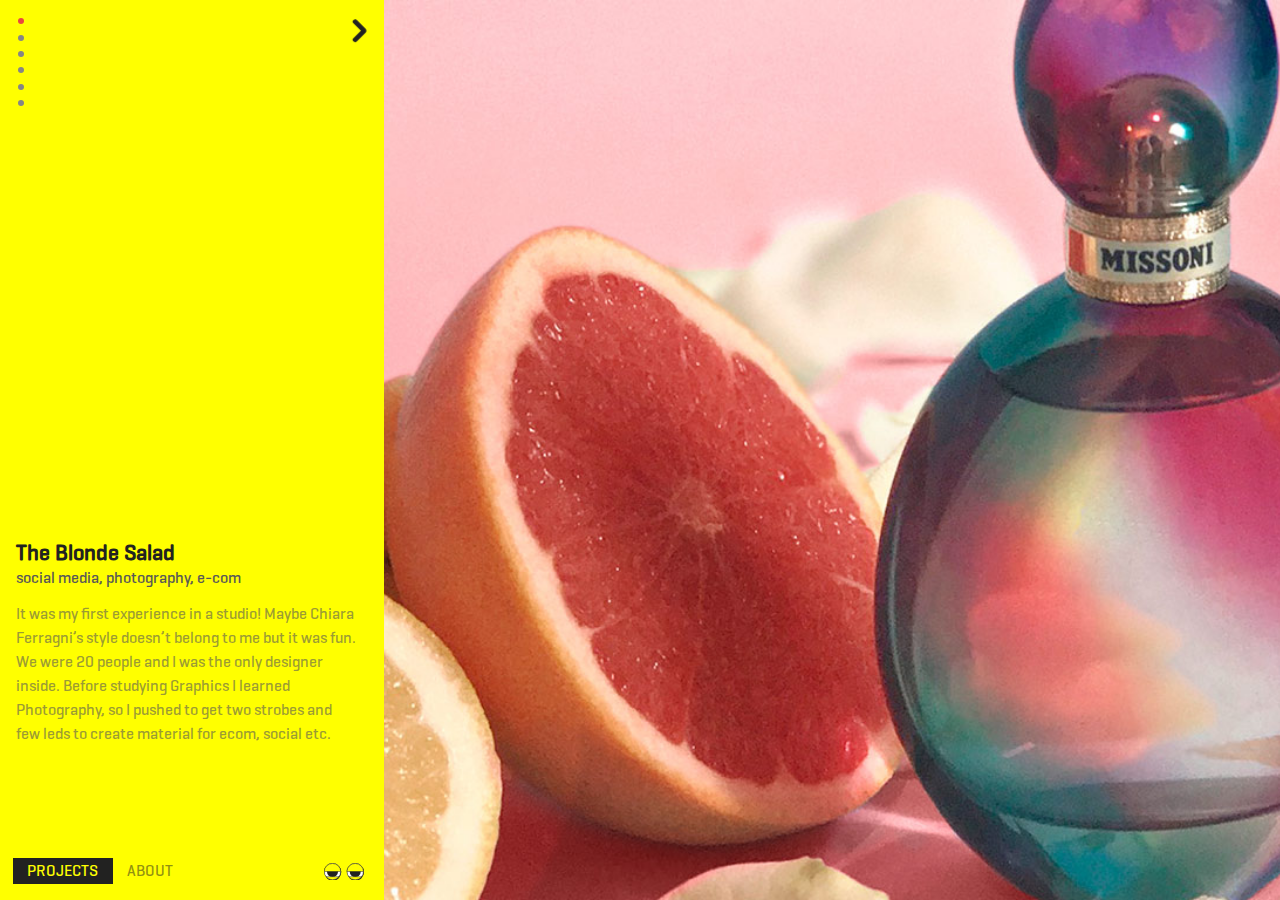
<file: index.html>
<!DOCTYPE html>
<html>
<head>
<title>Denigri - Designer</title>
<link rel="stylesheet" href="css/normalize.css">
<link rel="stylesheet" href="css/style.css">
<link rel="icon" type="image/png" href="favicon-2.png">
<meta name="viewport" content="width=device-width, initial-scale=1, viewport-fit=cover">
<meta charset="UTF-8">
</head>
<body>
  <div class="container">
    <svg id="Layer_1" data-name="Layer 1" xmlns="http://www.w3.org/2000/svg"
    viewBox="0 0 85.15 37.52">
      <path id="ombra" d="M68.21,2A17.93,17.93,0,1,0,86.14,19.91,17.95,17.95,0,0,0,68.21,2Z" transform="translate(-0.99 -0.33)" style="fill:#222221"/>
      <circle id="iride" cx="66.47" cy="18.08" r="17.55" style="fill:#fefefe;stroke:#222221;stroke-miterlimit:10;stroke-width:1.0519236510025882px"/>
      <circle id="pupilla" cx="66.47" cy="18.08" r="11.75" style="fill:#222221"/>
      <path id="palpdown" d="M53.82,29.57a17.54,17.54,0,0,0,27.28,0Z" transform="translate(-0.99 -0.33)" style="fill:#ff0;stroke:#222221;stroke-miterlimit:10;stroke-width:1.0519236510025882px"/>
      <path id="palp" d="M85,18.5a17.56,17.56,0,0,0-35.11,0Z" transform="translate(-0.99 -0.33)" style="fill:#ff0;stroke:#222221;stroke-miterlimit:10;stroke-width:1.0519236510025882px"/>
      <path id="ombra-2" data-name="ombra" d="M19.82,2A17.93,17.93,0,1,0,37.75,19.91,17.95,17.95,0,0,0,19.82,2Z" transform="translate(-0.99 -0.33)" style="fill:#222221"/>
      <circle id="iride-2" data-name="iride" cx="18.08" cy="18.08" r="17.55" style="fill:#fefefe;stroke:#222221;stroke-miterlimit:10;stroke-width:1.0519236510025882px"/>
      <circle id="pupilla2" data-name="pupilla" cx="18.08" cy="18.08" r="11.75" style="fill:#222221"/>
      <path id="palpdown-2" data-name="palpdown" d="M5.43,29.57a17.54,17.54,0,0,0,27.28,0Z" transform="translate(-0.99 -0.33)" style="fill:#ff0;stroke:#222221;stroke-miterlimit:10;stroke-width:1.0519236510025882px"/>
      <path id="palp-2" data-name="palp" d="M36.62,18.5a17.56,17.56,0,0,0-35.11,0Z" transform="translate(-0.99 -0.33)" style="fill:#ff0;stroke:#222221;stroke-miterlimit:10;stroke-width:1.0519236510025882px"/>
    </svg>
    <div class="gallery-preview">
      <div id="about-fixed" class="about">
        <h1>Bio</h1>
        <p>I like abstractions, I write to understand. Sometimes I code. My main interests are into Branding, motion, Technology, critical thinking, photography, Arts.</p>
        <h1>Experience</h1>
        <div class="exp">
            <span>Nov 2018 - Nov 2019</span>
            <ul class="work">
                <li>Art Director</li>
                <li>Omnicom Pr Group</li>
            </ul>
        </div>
        <div class="exp">
            <span>Jan 2017 - Jun 2017</span>
            <ul class="work">
                <li>Visual Designer</li>
                <li>The Blonde Salad</li>
            </ul>
        </div>
        <div class="exp">
            <span>Oct 2016</span>
            <ul class="work">
                <li>Volunteer</li>
                <li>TEDXMilano</li>
            </ul>
        </div>
      <div class="dropdown-menu">
        <ul class="submenu">
          <li><a class="social" id="linkedin" href="https://www.linkedin.com/in/andrea-denigri-752b25125/?originalSubdomain=it"><img alt="linkedin" src="img/social-l.png"></a></li>
          <li><a class="social" id="instagram" href="https://www.instagram.com/franco_furto/"><img alt="instagram" src="img/social-ig.png"></a></li>
        </ul>
      </div>
    </div>
      <div class="slide" id="slide1">
        <img class="mobile" src="img/blonde-salad-1.jpg">
        <img class="tablet" src="img/blonde-salad-t.jpg">
        <img class="desktop" src="img/blonde-salad-d-1.jpg">
        <div class="slide-inside">
          <img src="img/blonde/blonde-salad-sunglasses.png" alt="sunglasses">
          <img src="img/blonde/sale.jpg" alt="sale">
          <img src="img/blonde/shoot.jpg" alt="shoot">
          <video controls loop muted>
          <source type="video/mp4" src="img/blonde/senso-shoes.mp4">
            </video>
          <img src="img/blonde/rpcave.png" alt="email-invite">
          <img src="img/blonde/lastCall.png" alt="Sale last call banner">
          <img src="img/blonde/superga.jpg" alt="Superga shoes packaging">
          <img src="img/blonde/supergaUp.jpg" alt="Superga shoes packaging">
          <img src="img/blonde/blonde-missoni.jpg" alt="Missoni for The Blonde Salad">
          <img src="img/blonde-salad-d.jpg" alt="Shooting editorial The Blonde Salad">
        </div>
      </div>
      <div class="slide" id="slide2">
        <img class="mobile" src="img/rationale.jpg">
        <img class="tablet" src="img/rationale-t.jpg">
        <img class="desktop" src="img/rationale-d.jpg">
        <div class="slide-inside">
        <img src="img/rationale/rationale-n.png" alt="Rationale pack">
        <img src="img/rationale/rationale-pack-n.png" alt="Rationale pack">
        <img src="img/rationale/rationale-card2-n.png" alt="Rationale card ">
        <img src="img/rationale/rationale-bag-n.png" alt="Rationale bags">
        <img src="img/rationale/rationale-menu-n.png" alt="Rationale menu">
        <img src="img/rationale/rationale-coaster-n.png" alt="Rationale coaster">
        </div>
      </div>
      <div class="slide" id="slide3">
        <img class="mobile" src="img/fitbit.jpg">
        <img class="tablet" src="img/fitbit-t.jpg">
        <img class="desktop" src="img/fitbit-d.jpg">
        <div class="slide-inside">
          <video controls loop muted>
            <source type="video/mp4" src="img/fitbit/loveIsLoveB.mp4">
          </video>
          <video controls loop muted>
            <source type="video/mp4" src="img/fitbit/loveIsLoveG.mp4">
          </video>
          <video controls loop muted>
            <source type="video/mp4" src="img/fitbit/loveIsLoveL.mp4">
          </video>
        </div>
      </div>
      <div class="slide" id="slide4">
        <img class="mobile" src="img/roche.jpg">
        <img class="tablet" src="img/roche-t.jpg">
        <img class="desktop" src="img/roche-d.jpg">
        <div class="slide-inside">
          <img src="img/blonde/blonde-salad-sunglasses.png" alt="sunglasses">
          <img src="img/blonde/sale.jpg" alt="sale">
          <img src="img/blonde/shoot.jpg" alt="shoot">
        </div>
      </div>
      <div class="slide" id="slide5">
        <img class="mobile" src="img/sidequest.jpg">
        <img class="tablet" src="img/sidequest-t.jpg">
        <img class="desktop" src="img/sidequest-d.jpg">
        <div class="slide-inside">
          <img src="img/sidequest/sidequest-hylia-asset-n.png" alt="Asset Hylia by Sidequest">
          <img src="img/sidequest/HyliaStories.jpg" alt="Hylia by Sandrod Stories">
          <img alt="Hylia by Sidequest Album" src="img/sidequest/hyliaAlbum.jpg">
          <img src="img/sidequest/sidequestSandrodAsset.png" alt="Asset Sandrod by Sidequest">
          <img alt="Sandrod by Sidequest Stories" src="img/sidequest/sandrodStories.jpg">
          <img alt="Sandrod by Sidequest Album" src="img/sidequest/sandrodAlbum.jpg">
        </div>
      </div>
      <div class="slide" id="slide6">
        <img class="mobile" src="img/photo.jpg">
        <img class="tablet" src="img/photography-t.jpg">
        <img class="desktop" src="img/photo-d.jpg">
        <div class="slide-inside">
          <img src="img/photo/karlsruhe.jpg" alt="Karlsruhe">
          <img src="img/photo/prada.jpg" alt="sale">
          <img src="img/photo/karlsruhe2.jpg" alt="shoot">
          <img src="img/photo/riff.jpg" alt="shoot">
          <img src="img/photo/stazioneCentrale.jpg" alt="Stazione Centrale Milano">
          <img src="img/photo/hangar-bicocca.jpg" alt="Hangar Bicocca Milano">
          <img alt="NABA Shooting" src="img/photo/photo-t.jpg">
        </div>
    </div>
    </div>
    <div class="gallery-title">
      <div class="description"> 
        <div>
      <div class="gallery-title-main"></div>
        <div class="gallery-title-tag"></div>
        <div class="gallery-title-paragraph"></div>
        </div>
        <a class="arrow-down-close" onclick="openDropDown(), callback()"></a>
      </div>
        <div class="dots">
          <div></div>
          <div></div>
          <div></div>
          <div></div>
          <div></div>
          <div></div>
        </div>
        <div class="categories">
          <span id="projects">Projects</span>
          <span id="about">About</span>
        </div>
              </div>
  </div>
</body>
<script src="./script.js" type="text/javascript"></script>
</html>
</file>
<file: css/style.css>
@font-face {
	font-family: C800;
	src: local('C800'), url("font/C800.ttf") format("ttf"), url("font/C800.woff") format("woff");
}
@font-face {
	font-family: Geogrotesque-Medium;
	src: local('Geogrotesque-Medium'), url("font/Geogrotesque-Medium.woff") format("woff");
}
@font-face {
	font-family: Geogrotesque-Bold;
	src: local('Geogrotesque-Bold'), url("font/Geogrotesque-Bold.woff") format("woff");
}
:root {
box-sizing: border-box;
--vh: 1vh;
}
*,
::before,
::after {
  box-sizing: inherit;
}
body {
  background-color: rgba(255,255,0,1);
  font-family: Helvetica,Arial,sans-serif;
  color: rgba(246,246,246,1);
  margin: 0;
  overscroll-behavior-y: contain;
  overscroll-behavior: none;
}
a:link {
  text-decoration: none;
}
a:visited {
  color: rgba(255,255,204,1);
}
a:hover {
  text-decoration: underline;
}
a:active {
  background-color: rgba(255,255,255,0.5);
}
/* .container-in {
  width: 100%;
  height: 100%;
  position: fixed;
} */
.container {
  display: grid;
  grid-template-rows: repeat(2, auto);
  grid-template-columns: 100%;
  height: 100vh;
  height: calc(var(--vh, 1vh) * 100);
  padding: 0.5rem;
  padding-bottom: 0;
  }

/* Header */

svg {
  width: 2.5em;
  position: fixed;
  z-index: 3;
  bottom: 1em;
  right: 0.8em;
  transition: 300ms ease-out bottom;
}
svg.none-svg {
  bottom: -2em;
}
.arrow {
  width: 2.187em;
  height: 2.187em;
  background-color: rgba(255, 255, 0,1);
}
.arrow::after {
  content: '';
  border: 0.5em solid;
  border-color: rgba(34,34,33,1) transparent transparent;
  position: absolute;
  top: 30%;
  right: 17%;
  cursor: pointer;
  transform: rotate(-90deg);
}
.submenu {
  padding: 0.3em 0 0 0;
  margin: 0;
  list-style: none;
  display: inline-flex;
}
.submenu > li {
  margin-top: 0;
  padding: 0 0.6em 0 0;
}
.submenu > li > a {
  display: block;
  padding: .7em .35em;
  color: rgba(254,254,254,1);
  text-decoration: none;
}
.social > img {
  width: 25px;
  height: 25px;
}

.gallery-title-preview-inside > a.active {
  opacity: 1;
  transform: translate(0,-5px);
}

/* Main Gallery */

.about {
  position: fixed;
  color: rgba(34,34,33, 0.8);
  padding: 0.5rem;
  background: rgb(255,255,0);
  display: none;
  overflow-y: auto;
  font-family: 'Geogrotesque-Medium', sans-serif;
  height: calc(100% - 3.562rem);
  z-index: 3;
}
.about.about-none {
  display: block;
}
#about.about-background {
  background: rgba(34,34,33,1);	
  color: rgba(255,255,0,1);
}
#projects.project-background {
  background: none;
  color: rgba(34,34,33,0.5);
}
.about > h1 {
  font-family: 'C800', sans-serif;
  font-size: 1rem;
  color: rgba(34,34,33,1);
}
.about > p {
  color: rgba(34,34,33,0.8);
  margin: 0;
  margin-bottom: 2rem;
  line-height: 1.35;
}

.exp {
  display: flex;
  flex-direction: column;
  margin: 0.2rem 0 1.3rem 0;
  border-bottom: solid 1px rgba(34,34,33,0.2);
}
.work{
  list-style: none;
  display: inline-flex;
  justify-content: space-between;
  padding: 0;
  margin: 0.5rem 0;
}
.work > li + li {
  opacity: 0.6;
}

.gallery-preview {
  display: grid;
  grid-template-columns: repeat(6, 100vw);
  scroll-snap-type: both mandatory;
  scroll-behavior: smooth;
  -webkit-overflow-scrolling: touch;
  overflow-x: auto;
  grid-row: 1/2;
  position: relative;
  height: 100%;
}
.slide {
  scroll-snap-align: start;
  flex-shrink: 0;
  height: 100%;
  overflow-y: scroll;
  padding-bottom: 0;
}

.slide-inside {
  display: none;
  height: 0;
  transition: 500ms ease-in-out height;
}
.none {
  display: none;
}
.block {
  display: block;
  height: 100%;
}
/* toggle main gallery overflow */
.autoY {
  overflow-y: auto;
}
.hiddenX {
  overflow-x: hidden;
}
.slide-inside > img {
  width: 100%;
  /* height: 100%; */
  object-fit: cover;
  float: right;
}
.slide-inside > img + img {
  padding-top: 0.5rem;	
}
.slide-inside > video {
  width: 100%;
  padding-top: 0.5rem;
}
.slide > img {
  width: 100%;
  height: 100%;
  object-fit: cover;
  float: left;
  opacity: 1;
  transition: 700ms ease-in opacity;
}

/*height 0 mobile image */
.slide > img.transition {
  transition: 500ms ease-in-out height;
  margin-top: -100vh;
  transition: 700ms ease-in-out margin-top, 700ms ease-in opacity;
  opacity: 0
}
.tablet, .desktop {
  display: none;
}

/* Titles and Categories */

.categories {
  font-size: 0.812rem;
  font-family: 'Geogrotesque-Medium', sans-serif;
  text-transform: uppercase;
  display: flex;
  color: rgba(34,34,33,0.5);
  margin: 0 0.5rem;
  min-height: 1.562rem;
}
.categories > span {
  padding: 0.25rem 0.9rem;
  cursor: pointer;
}
#projects {
  background: rgb(34,34,33);
  color: rgb(355,255,0);
}
/* Dots */

.dots {
  margin: 1.13rem 0.6rem 1.437rem;
  display: inline-flex;
}
.dots > div {
  border-radius: 1em;
  background-color:rgba(134,134,134,1);
  width: 0.375rem;
  height: 0.375rem;
  margin-right: 0.353rem; 
}
.dots > div + div {
  margin-left: 0.353rem;	
}
.dots div.selected {
  background-color: rgba(34,34,33,1);
}

.gallery-title {
  width: 100%;
  position: relative;
  transition: 100ms ease-in-out margin-bottom;
  grid-row: 2/3;
  background: rgb(255,255,0);
  display: flex;
  flex-direction: column;
  justify-content: flex-end;
  padding: 0.875em 0;
  z-index: 2;
}

.description {
  position: relative;
  padding: 0 0.5em;
  display: flex;
  flex-direction: row;
  align-items: center;
  justify-content: space-between;
  
}

.gallery-title-main {
  margin: 0;
  margin-bottom: 0.3rem;
}
.title.activeMain {
  display: inline-block;
  margin: 0;
  color: rgb(34,34,33);
}
.title {
  display: none;
  font-family: 'Geogrotesque-Medium', sans-serif;
  font-size: 1.375rem;
  line-height: 1.35;
  color: hsl(224, 81%, 86%);
}
.gallery-title-tag {
  margin: 0;
  color: rgb(88,88,87);
}
.tag {
  display: none;
  font-family: 'Geogrotesque-Medium', sans-serif;
  margin: 0;
}
.activeTag {
  display: block;
}
.gallery-title-paragraph {
  margin: 0.875rem 0 2rem;
  display: none;
  overflow-y: scroll;
  font-family: 'Geogrotesque-Medium', sans-serif;
}
.paragraph {
  display: none;
  color: rgba(88,88,87,0.6);
  line-height: 1.5rem;
}
.activeParagraph {
  display: block;
}

/*Arrow animation*/

.arrow-down-close {
  width: 1.997rem;
  height: 1.997rem;
}
.arrow-down-close:before {
  content: "";
  display: inline-block;
  height: 14px;
  width: 4px;
  background-color: rgb(34,34,33);
  border-radius: 10px;
  position: relative;
  transition: 300ms ease-in-out transform;
}

.arrow-down-close:after {
  content: "";
  display: inline-block;
  height: 14px;
  width: 4px;
  background: rgb(34,34,33);
  border-radius: 10px;
  position: relative;
  transition: 300ms ease-in-out transform;
}

.arrow-down-close:before {
  transform: rotate(-45deg);
  left: 11px;
  top: 11px;
}
.arrow-down-close:after {
  transform: rotate(45deg);
  left: 15px;
  top: 11px;
}
.arrow-down-close.open:before {
  transform: translateX(5px) rotate(-45deg) scale(1.7);
  width: 3px;
  background: rgb(34,34,33);
}
.arrow-down-close.open:after {
  transform: translateX(-2px) rotate(45deg) scale(1.7);
  width: 3px;
  background: rgb(34,34,33);
}

.arrow-down-close.open {
}

/* Animation after click arrow */

.container.mod {
  overflow-y: hidden;
}

.gallery-title.mod {
  margin-bottom: -71px;
  transition: 300ms ease-in-out margin-bottom, 400ms ease-in background-color;
  background: rgb(255,255,0);
}
.section.mod {
  opacity: 0;
  transform: translateY(30px);
}

@media screen and (min-width: 537px) {
  
/* Image display */
  .tablet {
    display: block;
  }
  .mobile, .desktop {
    display: none;
  }

/*About fixed */
  .about {
    font-size: 1.4rem;
  }
  .about > h1 {
    font-size: 1.7rem;
  }

/* Gallery title */
  .title {
    font-size: 2.05rem;
}
  .tag {
    font-size: 1.675rem;
  }
  .dots {
    margin-bottom: 1.737rem;
}
  .categories {
    font-size: 1.25rem;
    margin: 0 0.3rem;
}

 /*Gallery title transition*/
 .gallery-title.mod {
    margin-bottom: -81px;
}

/* About, Projects click */
.description.titles-none, .dots.titles-none {
  display: none;	
}
svg {
 width: 3.655em; 
}
}

@media screen and (min-width: 975px) {
.gallery-title {
  padding: 0.875em 0 1.2em;
}
svg {
  bottom: 1.2em;
}
.gallery-title.mod {
  margin-bottom: auto;
}
}

@media screen and (min-width: 1025px) {
  .tablet {
    display: none;
  }
  .mobile {
    display: none;
  }
.desktop {
  display: block;
}
header {
  margin-left: 0;
}
.about {
  left: 0;
  width: 30%;
  padding: 0 1.5rem;
  font-size: 1rem;
  top: 1rem;
}
.about > h1 {
  font-size: 1rem;  
	}
/* Container two columns*/
.container {
  grid-template-columns: 30% 70%;
  grid-template-rows: 100%;
  padding: 0;
}
/* svg */
svg {
 right: calc(70% + 1.225rem);
 bottom: 1.225rem;
 width: 2.5rem;
}

/* Gallery preview */
.gallery-preview {
  grid-template-rows: repeat(6, 100vh);
  grid-template-columns: auto;
  scroll-snap-type: y mandatory;
  grid-column: 2/-1;
}
.slide > img.transition {
  margin-left: -100vw;
  margin-top: auto;
  transition: 700ms ease-in-out margin-left, 700ms ease-in opacity;
}
.slide-inside > img {
  height: 100%;
  width: auto;
  padding: 0.5rem;
  padding-left: 0;
}
.slide-inside > video {
  width: auto;
  height: 100%;
  padding: 0.5rem;
  padding-left: 0;
}
.slide-inside.none.block {
  display: flex;
}
.autoY {
  overflow-x: auto;
  overflow-y:unset;
}
.hiddenX {
  overflow-y: hidden;
  overflow-x: auto;
}

/* Gallery titles */
.gallery-title {
  width: 30%;
  position: absolute;
  bottom: 0;
  height: 100%;
  padding-left: 0.5rem;	  
  padding-bottom: 1rem;
}
.gallery-title-main {
  margin-bottom: 0.1rem;
}
.gallery-title-paragraph {
  display: block;
  height: 13rem;
}
.gallery-title.mod {

}
.title {
  font-size: 1.375rem;
}
.tag {
  font-size: 1rem;
}
.description {
  padding: 0 1.75em 0 0.5em;	
}
.dots {
  position: absolute;
  top: 0;
  display: block;
}
.dots > div + div {
  margin-top: 0.653rem;
  margin-left: unset;
}
.dots div.selected {
  background-color: rgba(233,71,64,1);
}
.categories {
  font-size: 1rem;
  margin: 1rem 0.3rem 0;
}
.arrow-down-close {
  top: 1.011rem;
  right: 70%;
  position: fixed;
  margin-right: 0.688rem;
  transform: rotate(-90deg) scale(1.2);
  cursor: pointer;


}
}
</file>
